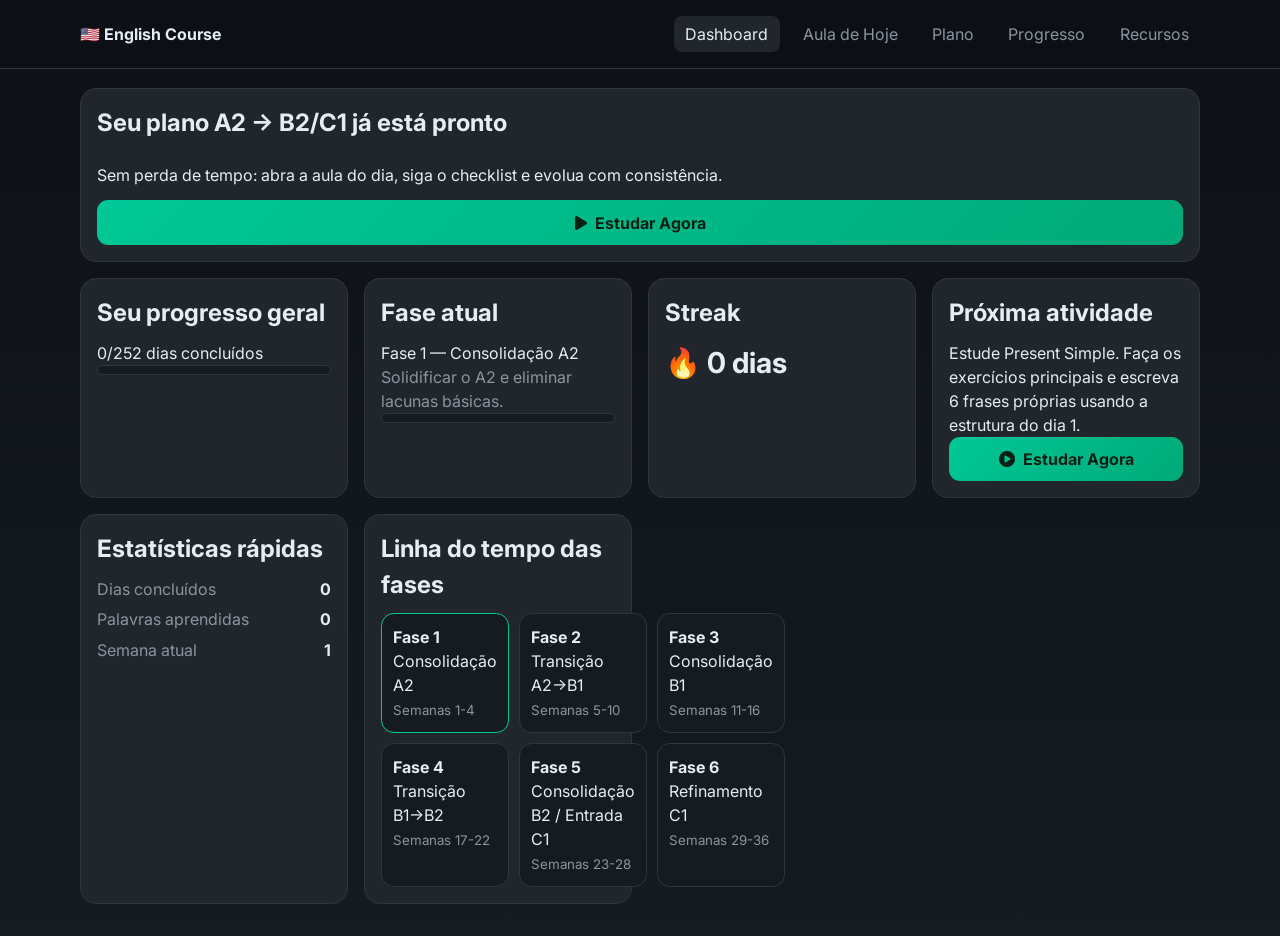
<file: index.html>
<!DOCTYPE html>
<html lang="pt-BR">
<head>
  <meta charset="UTF-8" />
  <meta name="viewport" content="width=device-width, initial-scale=1.0" />
  <title>English Course — Dashboard</title>
  <link rel="preconnect" href="https://fonts.googleapis.com">
  <link rel="preconnect" href="https://fonts.gstatic.com" crossorigin>
  <link href="https://fonts.googleapis.com/css2?family=Inter:wght@400;500;600;700&display=swap" rel="stylesheet">
  <link rel="stylesheet" href="https://cdnjs.cloudflare.com/ajax/libs/font-awesome/6.5.2/css/all.min.css" integrity="sha512-SnH5WK+bZxgPHs44uWix+LLJAJ9/2PkPKZ5QiAj6Ta86w+fsb2TkR4j8wQ+8hB8nFfA9V0H9N7M0P0iP6LJ2Ew==" crossorigin="anonymous" referrerpolicy="no-referrer" />
  <link rel="stylesheet" href="style.css" />
</head>
<body data-page="dashboard">
  <header class="topbar">
    <div class="container topbar-inner">
      <a class="logo" href="index.html">🇺🇸 English Course</a>
      <nav class="menu">
        <a class="active" href="index.html">Dashboard</a>
        <a href="hoje.html">Aula de Hoje</a>
        <a href="plano.html">Plano</a>
        <a href="progresso.html">Progresso</a>
        <a href="recursos.html">Recursos</a>
      </nav>
    </div>
  </header>

  <main class="container page">
    <section class="hero card">
      <h1>Seu plano A2 → B2/C1 já está pronto</h1>
      <p>Sem perda de tempo: abra a aula do dia, siga o checklist e evolua com consistência.</p>
      <a class="btn btn-primary" href="hoje.html"><i class="fas fa-play"></i> Estudar Agora</a>
    </section>

    <section class="grid cards-grid">
      <article class="card">
        <h2>Seu progresso geral</h2>
        <p id="progressText">0/252 dias concluídos</p>
        <div class="progress"><span id="progressBar"></span></div>
      </article>

      <article class="card">
        <h2>Fase atual</h2>
        <p id="currentPhaseName">Carregando...</p>
        <p id="currentPhaseMeta" class="muted"></p>
        <div class="progress"><span id="phaseBar"></span></div>
      </article>

      <article class="card">
        <h2>Streak</h2>
        <p class="big-number">🔥 <span id="streakValue">0</span> dias</p>
      </article>

      <article class="card">
        <h2>Próxima atividade</h2>
        <p id="nextActivity">Abra a aula de hoje para iniciar.</p>
        <a class="btn btn-primary full" href="hoje.html"><i class="fas fa-circle-play"></i> Estudar Agora</a>
      </article>

      <article class="card">
        <h2>Estatísticas rápidas</h2>
        <ul class="stats-list">
          <li><span>Dias concluídos</span> <strong id="daysDone">0</strong></li>
          <li><span>Palavras aprendidas</span> <strong id="wordsCount">0</strong></li>
          <li><span>Semana atual</span> <strong id="weekCount">1</strong></li>
        </ul>
      </article>

      <article class="card">
        <h2>Linha do tempo das fases</h2>
        <div id="timeline" class="timeline"></div>
      </article>
    </section>
  </main>

  <div id="toastContainer" class="toast-container"></div>
  <script src="app.js"></script>
</body>
</html>
</file>
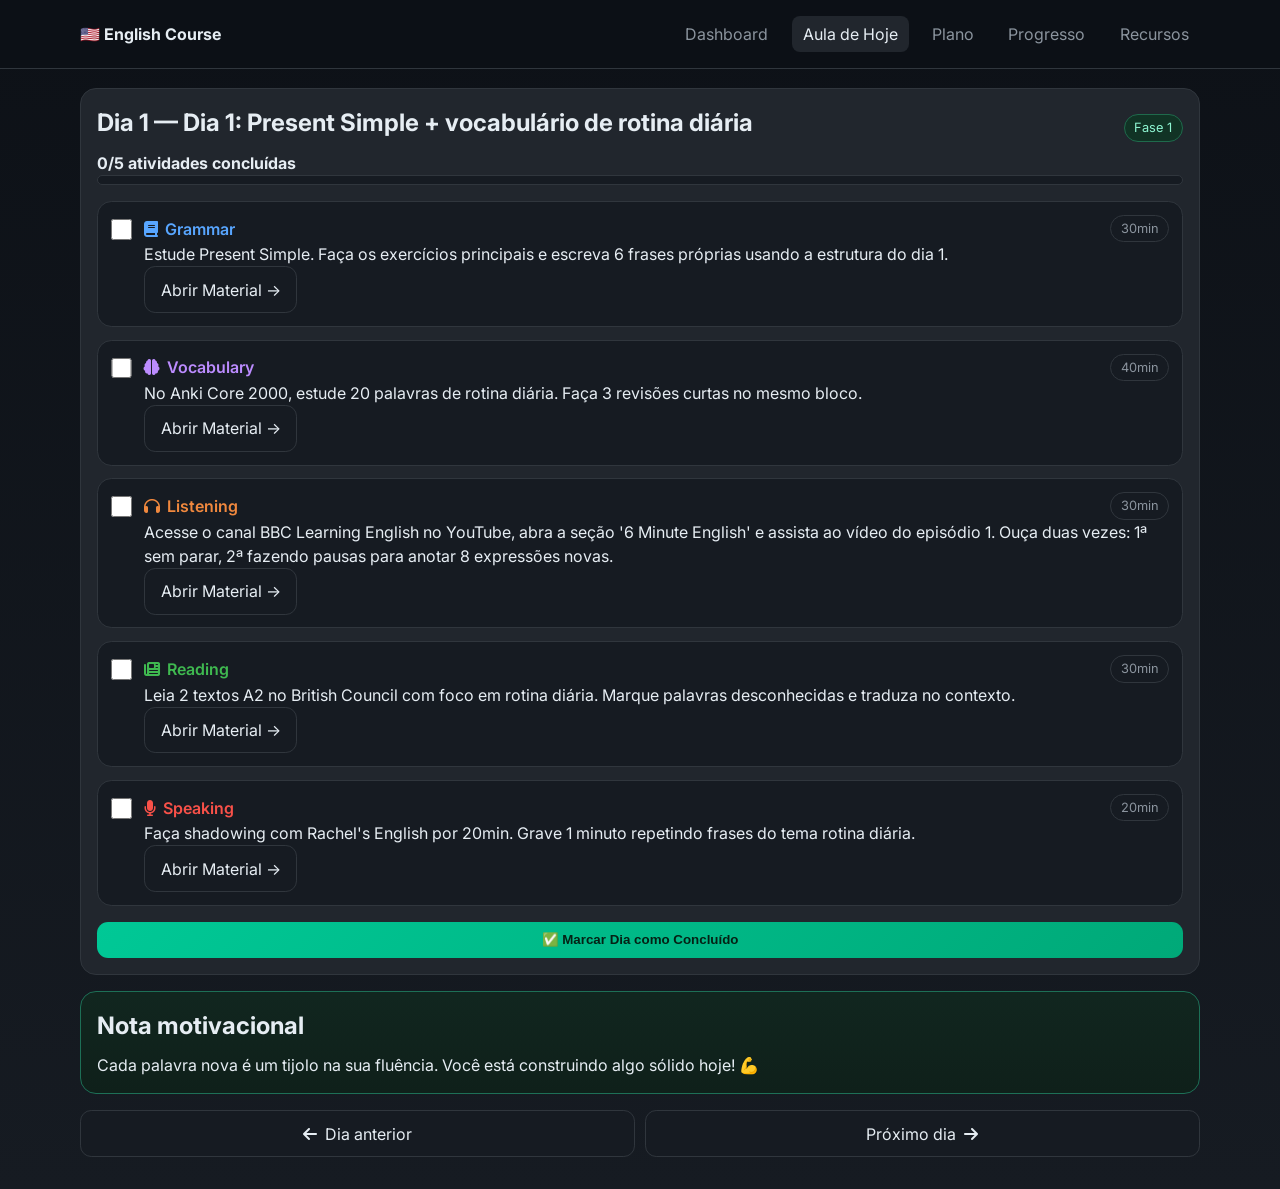
<file: hoje.html>
<!DOCTYPE html>
<html lang="pt-BR">
<head>
  <meta charset="UTF-8" />
  <meta name="viewport" content="width=device-width, initial-scale=1.0" />
  <title>English Course — Aula do Dia</title>
  <link rel="preconnect" href="https://fonts.googleapis.com">
  <link rel="preconnect" href="https://fonts.gstatic.com" crossorigin>
  <link href="https://fonts.googleapis.com/css2?family=Inter:wght@400;500;600;700&display=swap" rel="stylesheet">
  <link rel="stylesheet" href="https://cdnjs.cloudflare.com/ajax/libs/font-awesome/6.5.2/css/all.min.css" integrity="sha512-SnH5WK+bZxgPHs44uWix+LLJAJ9/2PkPKZ5QiAj6Ta86w+fsb2TkR4j8wQ+8hB8nFfA9V0H9N7M0P0iP6LJ2Ew==" crossorigin="anonymous" referrerpolicy="no-referrer" />
  <link rel="stylesheet" href="style.css" />
</head>
<body data-page="hoje">
  <header class="topbar">
    <div class="container topbar-inner">
      <a class="logo" href="index.html">🇺🇸 English Course</a>
      <nav class="menu">
        <a href="index.html">Dashboard</a>
        <a class="active" href="hoje.html">Aula de Hoje</a>
        <a href="plano.html">Plano</a>
        <a href="progresso.html">Progresso</a>
        <a href="recursos.html">Recursos</a>
      </nav>
    </div>
  </header>

  <main class="container page">
    <section class="card">
      <div class="day-header">
        <h1 id="dayTitle">Dia 1</h1>
        <span id="phaseBadge" class="badge phase">Fase 1</span>
      </div>
      <div class="progress-row">
        <p><strong id="dayProgressText">0/5 atividades concluídas</strong></p>
        <div class="progress"><span id="dayProgressBar"></span></div>
      </div>
      <div id="activities" class="activities"></div>
      <button id="markDayDone" class="btn btn-primary full" type="button">✅ Marcar Dia como Concluído</button>
    </section>

    <section class="card motivational" id="motivationCard"></section>

    <section class="day-nav">
      <a id="prevDay" class="btn" href="#"><i class="fas fa-arrow-left"></i> Dia anterior</a>
      <a id="nextDay" class="btn" href="#">Próximo dia <i class="fas fa-arrow-right"></i></a>
    </section>
  </main>

  <div id="toastContainer" class="toast-container"></div>
  <script src="app.js"></script>
</body>
</html>
</file>
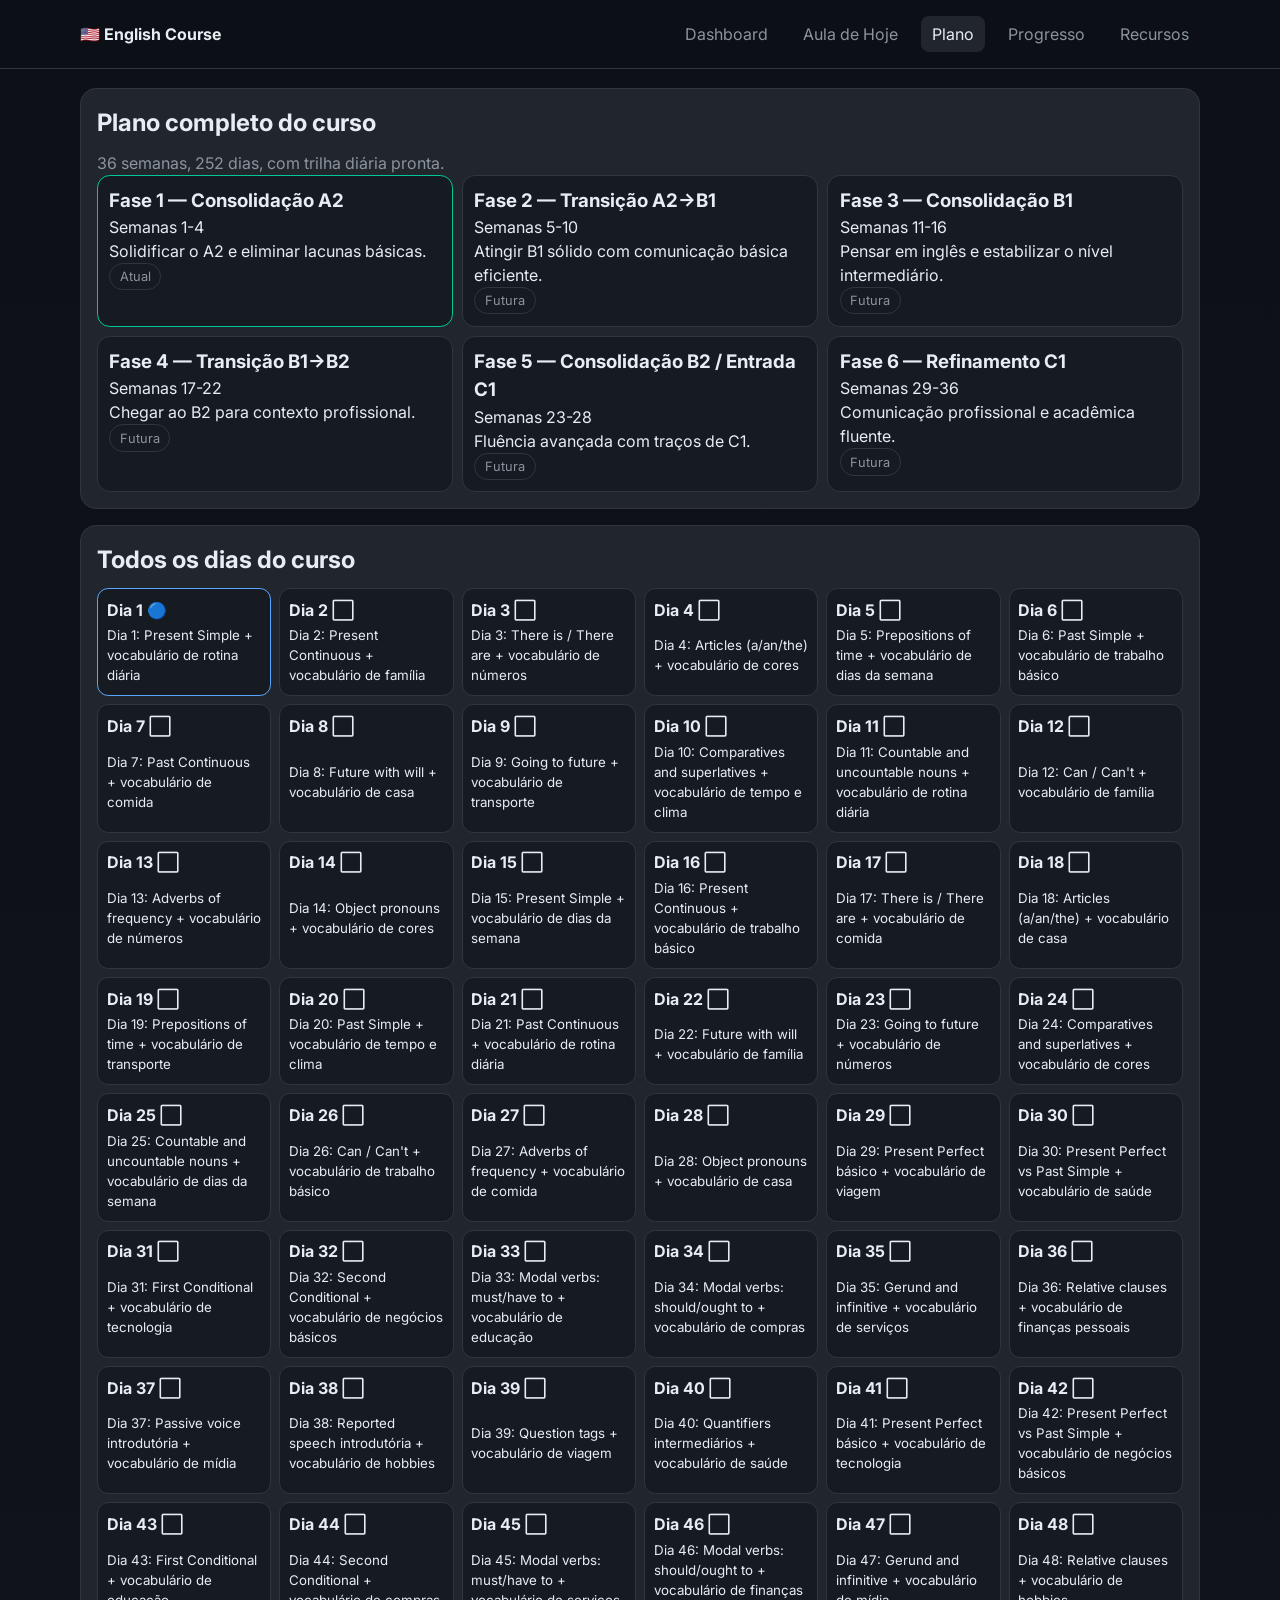
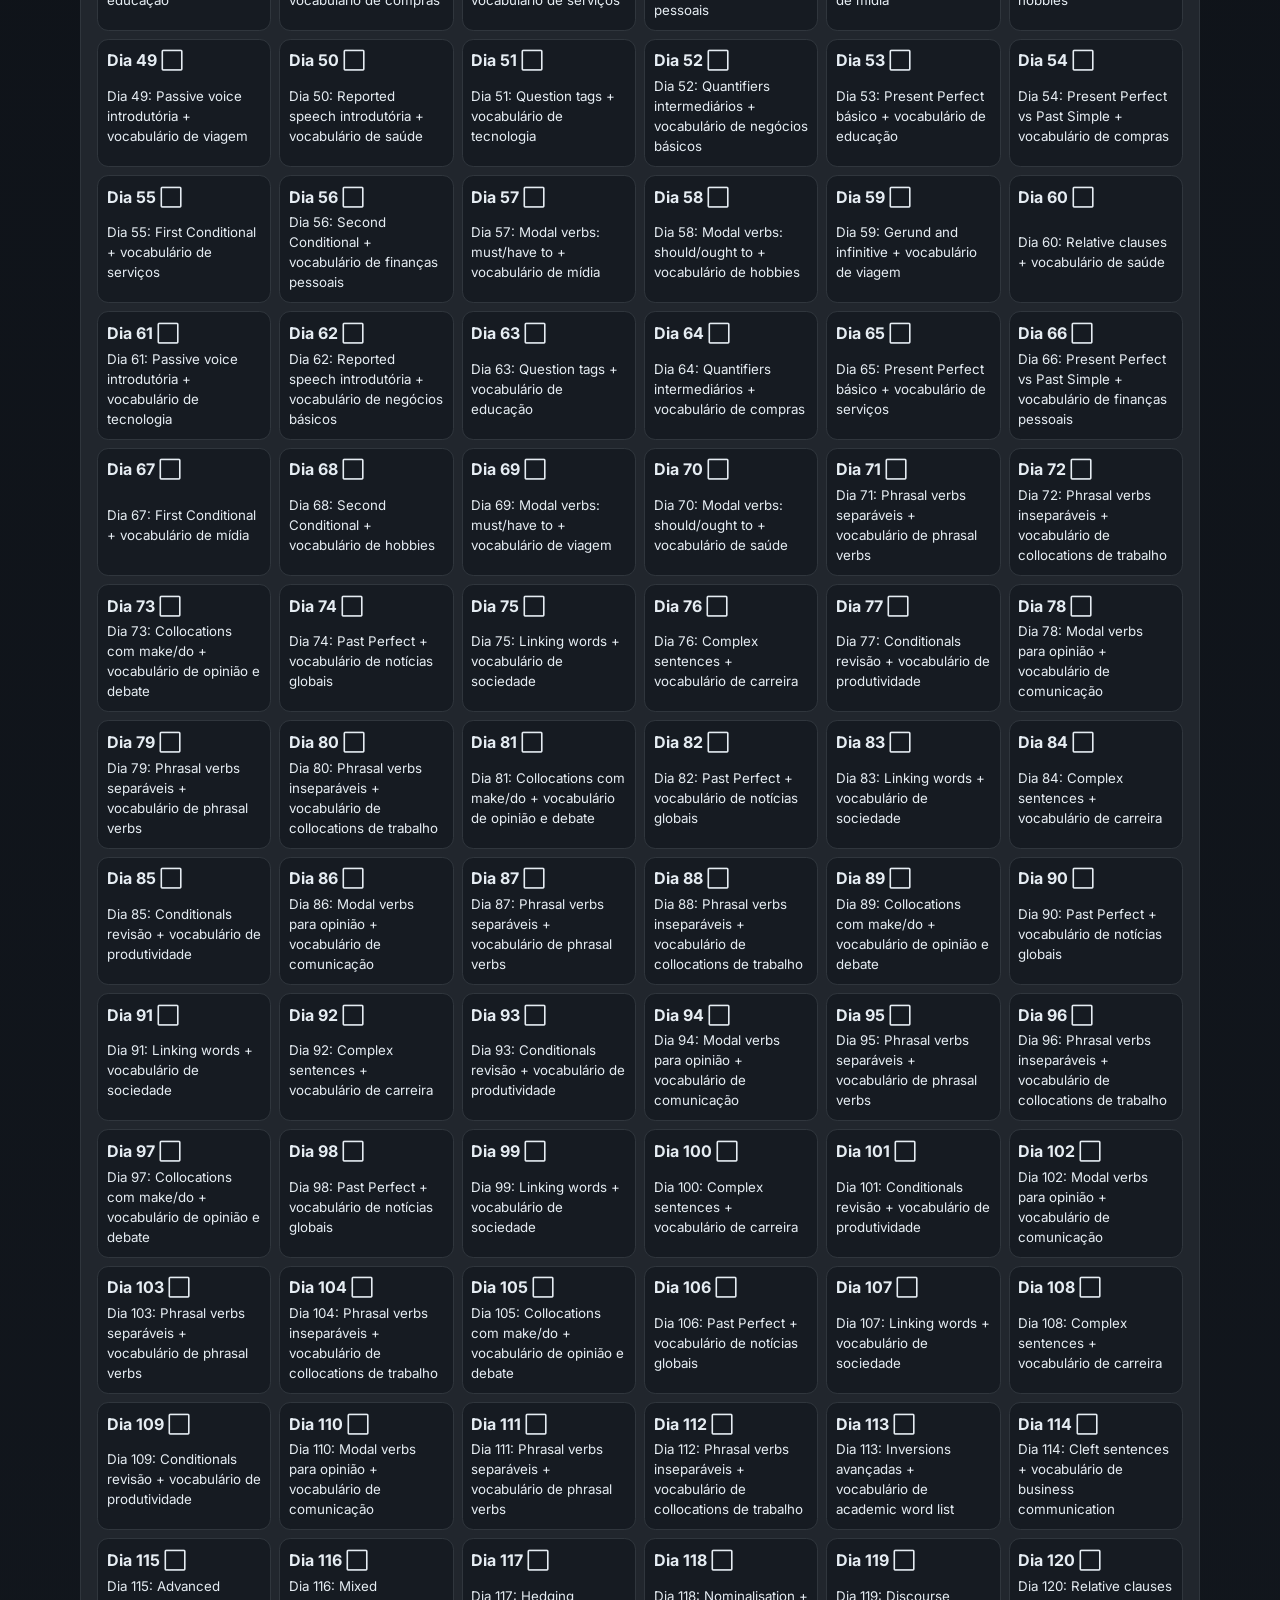
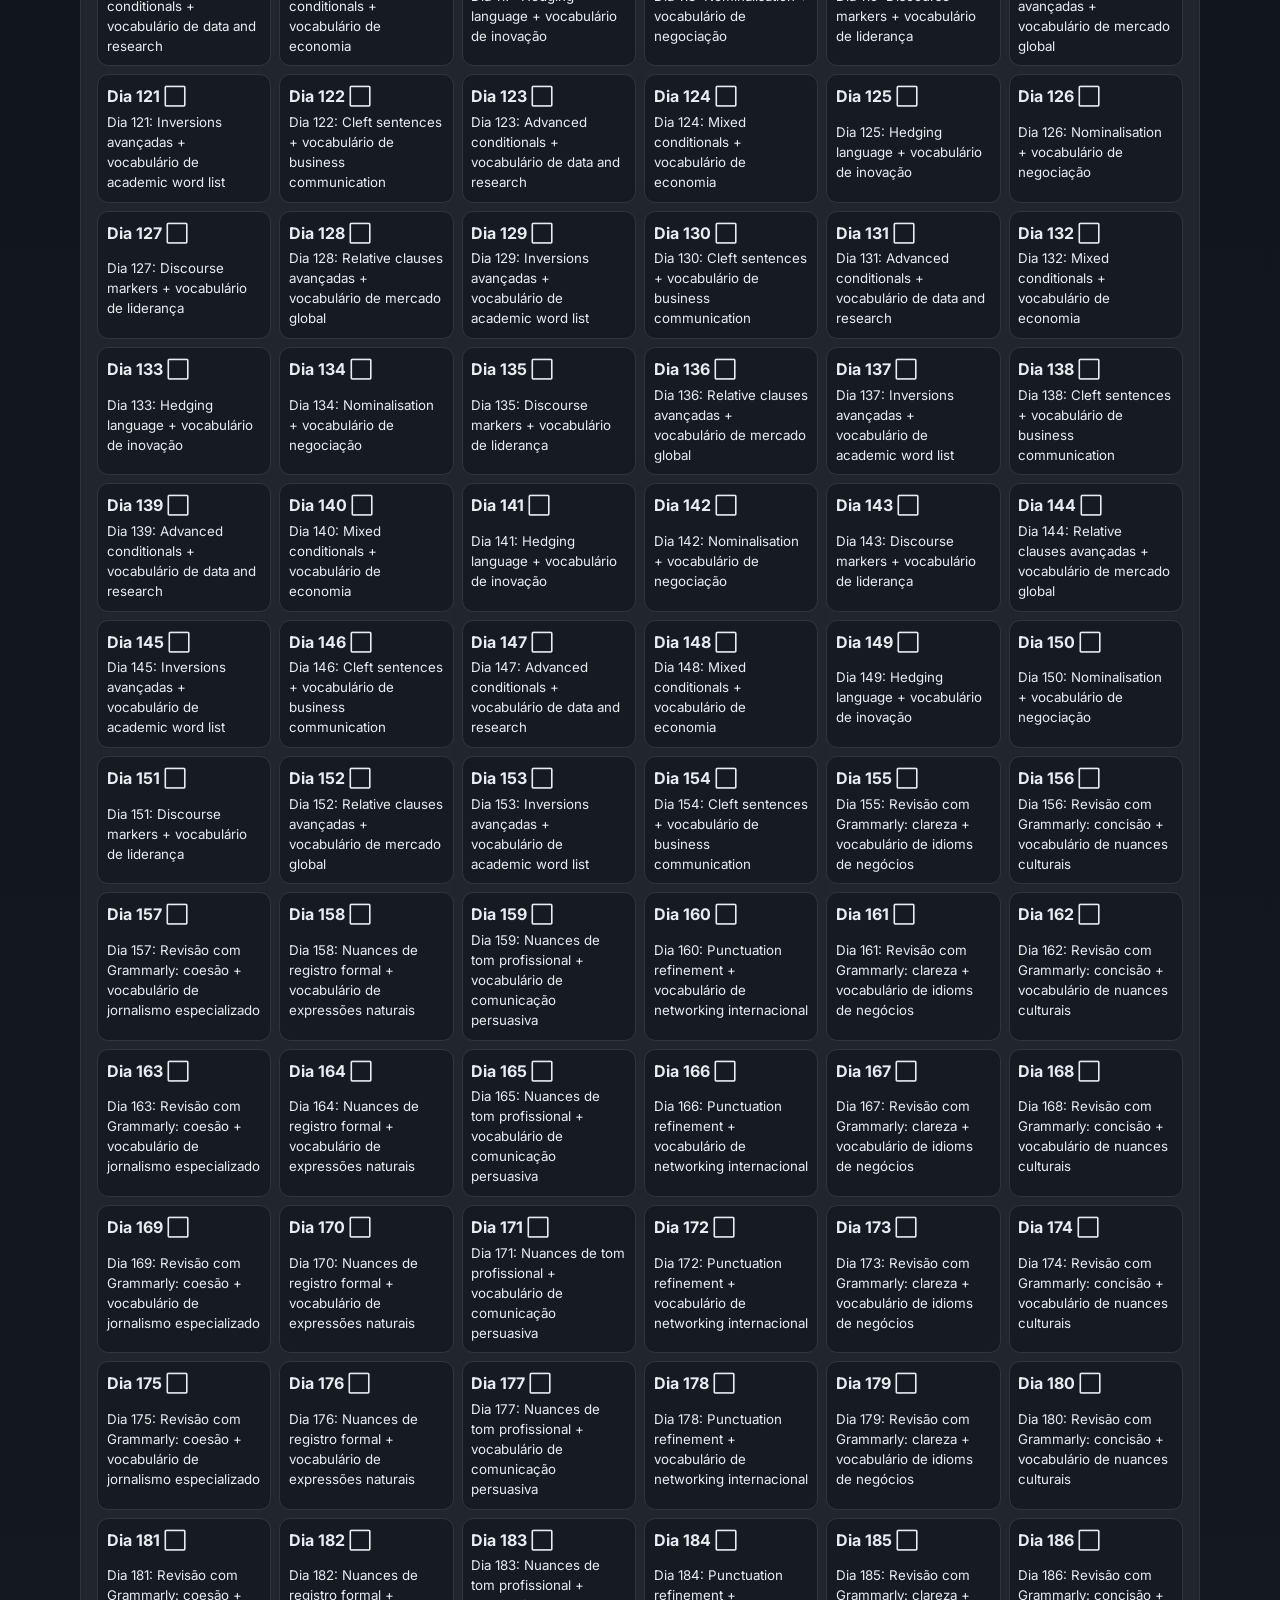
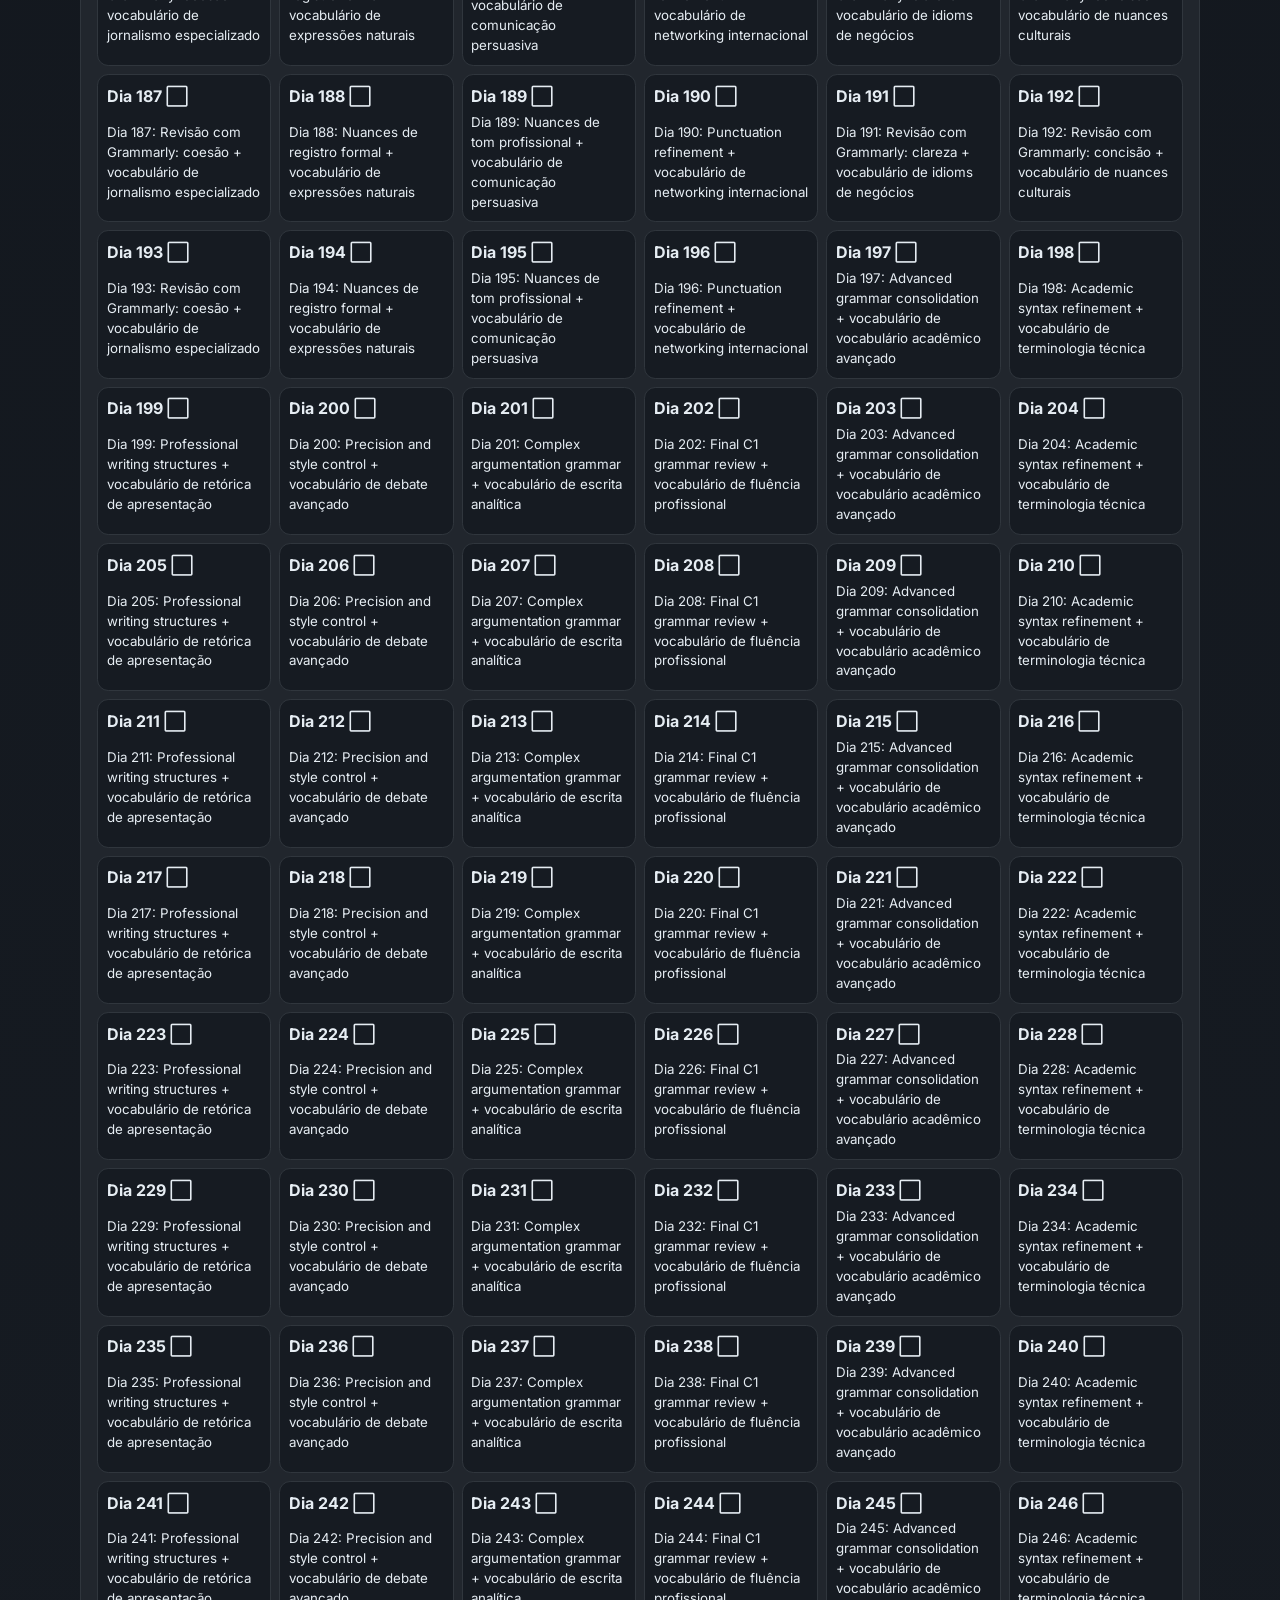
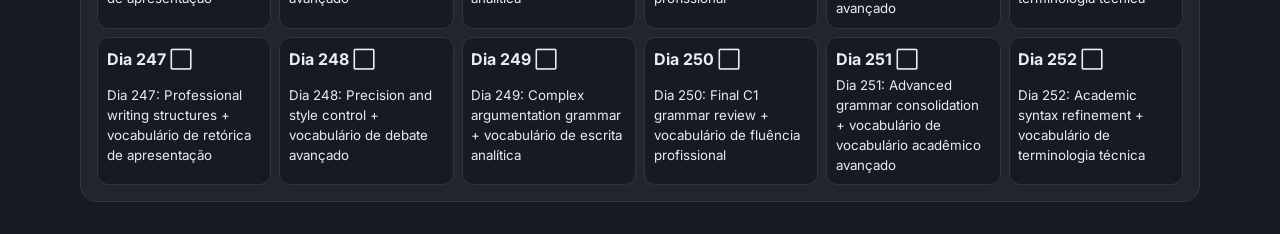
<file: plano.html>
<!DOCTYPE html>
<html lang="pt-BR">
<head>
  <meta charset="UTF-8" />
  <meta name="viewport" content="width=device-width, initial-scale=1.0" />
  <title>English Course — Plano Completo</title>
  <link rel="preconnect" href="https://fonts.googleapis.com">
  <link rel="preconnect" href="https://fonts.gstatic.com" crossorigin>
  <link href="https://fonts.googleapis.com/css2?family=Inter:wght@400;500;600;700&display=swap" rel="stylesheet">
  <link rel="stylesheet" href="https://cdnjs.cloudflare.com/ajax/libs/font-awesome/6.5.2/css/all.min.css" integrity="sha512-SnH5WK+bZxgPHs44uWix+LLJAJ9/2PkPKZ5QiAj6Ta86w+fsb2TkR4j8wQ+8hB8nFfA9V0H9N7M0P0iP6LJ2Ew==" crossorigin="anonymous" referrerpolicy="no-referrer" />
  <link rel="stylesheet" href="style.css" />
</head>
<body data-page="plano">
  <header class="topbar">
    <div class="container topbar-inner">
      <a class="logo" href="index.html">🇺🇸 English Course</a>
      <nav class="menu">
        <a href="index.html">Dashboard</a>
        <a href="hoje.html">Aula de Hoje</a>
        <a class="active" href="plano.html">Plano</a>
        <a href="progresso.html">Progresso</a>
        <a href="recursos.html">Recursos</a>
      </nav>
    </div>
  </header>

  <main class="container page">
    <section class="card">
      <h1>Plano completo do curso</h1>
      <p class="muted">36 semanas, 252 dias, com trilha diária pronta.</p>
      <div id="phaseTimeline" class="phase-timeline"></div>
    </section>

    <section class="card">
      <h2>Todos os dias do curso</h2>
      <div id="daysGrid" class="days-grid"></div>
    </section>
  </main>

  <div id="toastContainer" class="toast-container"></div>
  <script src="app.js"></script>
</body>
</html>
</file>
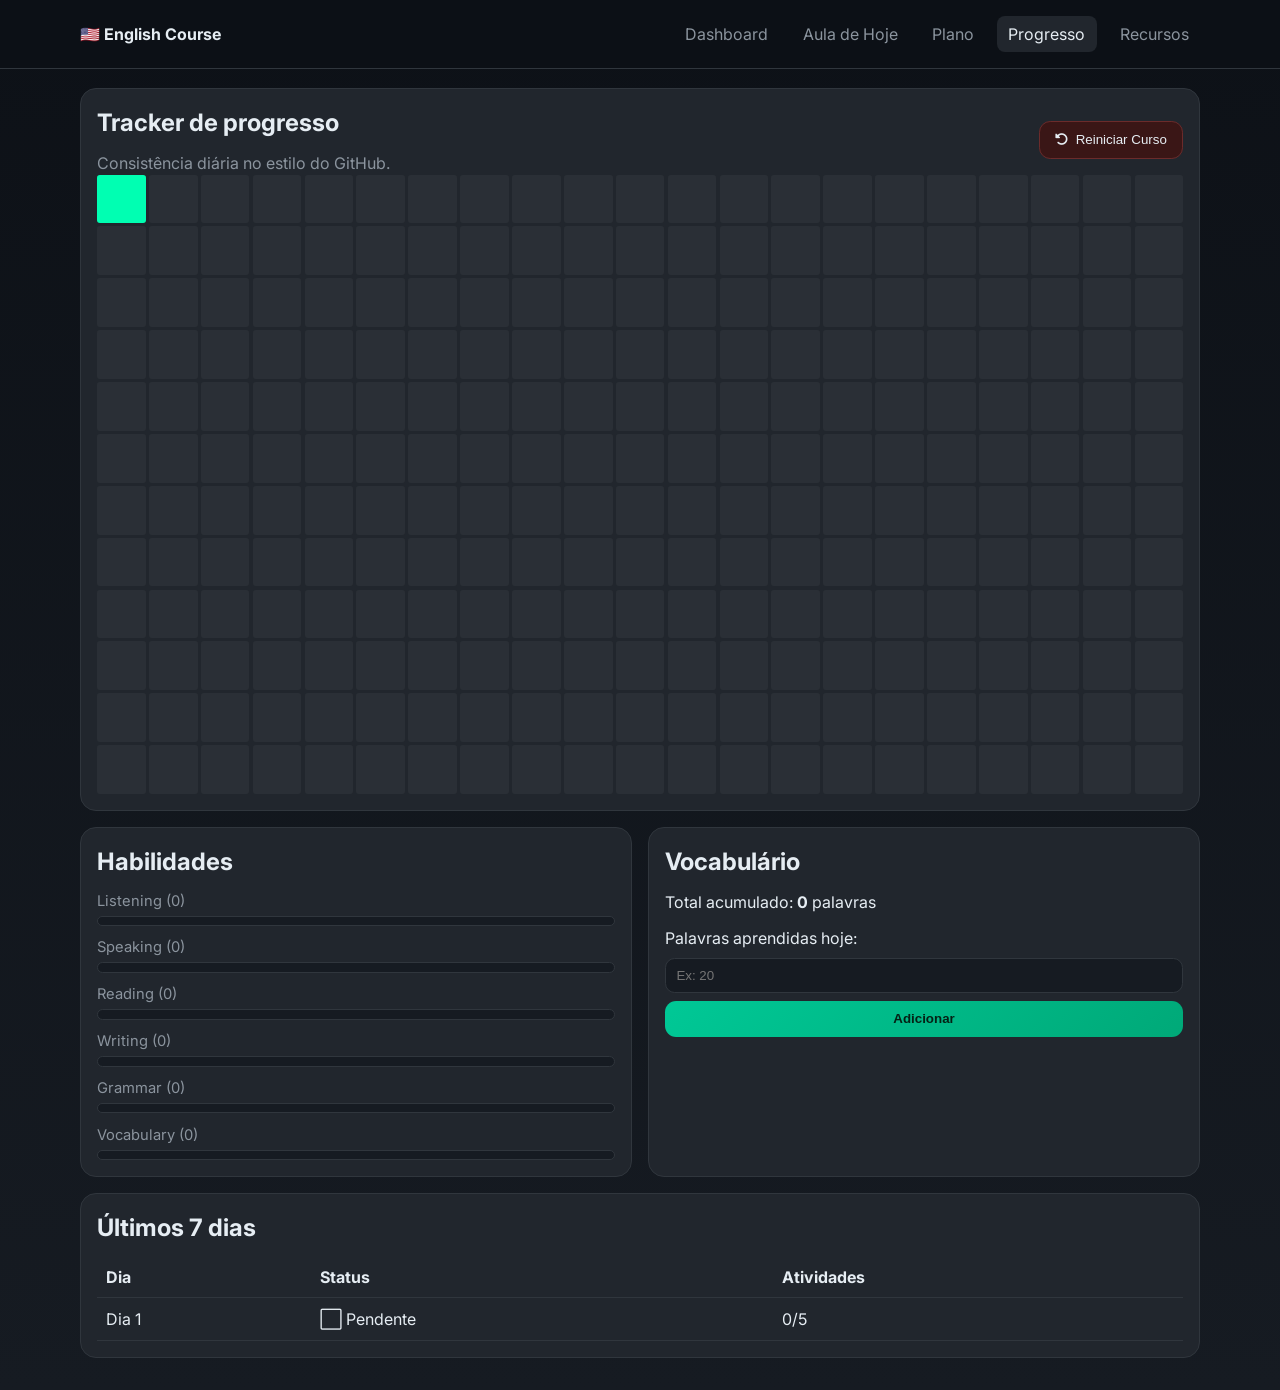
<file: progresso.html>
<!DOCTYPE html>
<html lang="pt-BR">
<head>
  <meta charset="UTF-8" />
  <meta name="viewport" content="width=device-width, initial-scale=1.0" />
  <title>English Course — Progresso</title>
  <link rel="preconnect" href="https://fonts.googleapis.com">
  <link rel="preconnect" href="https://fonts.gstatic.com" crossorigin>
  <link href="https://fonts.googleapis.com/css2?family=Inter:wght@400;500;600;700&display=swap" rel="stylesheet">
  <link rel="stylesheet" href="https://cdnjs.cloudflare.com/ajax/libs/font-awesome/6.5.2/css/all.min.css" integrity="sha512-SnH5WK+bZxgPHs44uWix+LLJAJ9/2PkPKZ5QiAj6Ta86w+fsb2TkR4j8wQ+8hB8nFfA9V0H9N7M0P0iP6LJ2Ew==" crossorigin="anonymous" referrerpolicy="no-referrer" />
  <link rel="stylesheet" href="style.css" />
</head>
<body data-page="progresso">
  <header class="topbar">
    <div class="container topbar-inner">
      <a class="logo" href="index.html">🇺🇸 English Course</a>
      <nav class="menu">
        <a href="index.html">Dashboard</a>
        <a href="hoje.html">Aula de Hoje</a>
        <a href="plano.html">Plano</a>
        <a class="active" href="progresso.html">Progresso</a>
        <a href="recursos.html">Recursos</a>
      </nav>
    </div>
  </header>

  <main class="container page">
    <section class="card">
      <div class="space-between">
        <div>
          <h1>Tracker de progresso</h1>
          <p class="muted">Consistência diária no estilo do GitHub.</p>
        </div>
        <button id="resetCourse" class="btn danger" type="button"><i class="fas fa-rotate-left"></i> Reiniciar Curso</button>
      </div>
      <div id="contribGrid" class="contrib-grid"></div>
    </section>

    <section class="grid two-col">
      <article class="card">
        <h2>Habilidades</h2>
        <div id="skillsBars" class="skills-bars"></div>
      </article>

      <article class="card">
        <h2>Vocabulário</h2>
        <p>Total acumulado: <strong id="wordsTotal">0</strong> palavras</p>
        <form id="wordsForm" class="inline-form">
          <label for="wordsInput">Palavras aprendidas hoje:</label>
          <input id="wordsInput" type="number" min="0" step="1" placeholder="Ex: 20" required />
          <button class="btn btn-primary" type="submit">Adicionar</button>
        </form>
      </article>
    </section>

    <section class="card">
      <h2>Últimos 7 dias</h2>
      <div class="table-wrapper">
        <table>
          <thead>
            <tr>
              <th>Dia</th>
              <th>Status</th>
              <th>Atividades</th>
            </tr>
          </thead>
          <tbody id="last7Table"></tbody>
        </table>
      </div>
    </section>
  </main>

  <div id="toastContainer" class="toast-container"></div>
  <script src="app.js"></script>
</body>
</html>
</file>
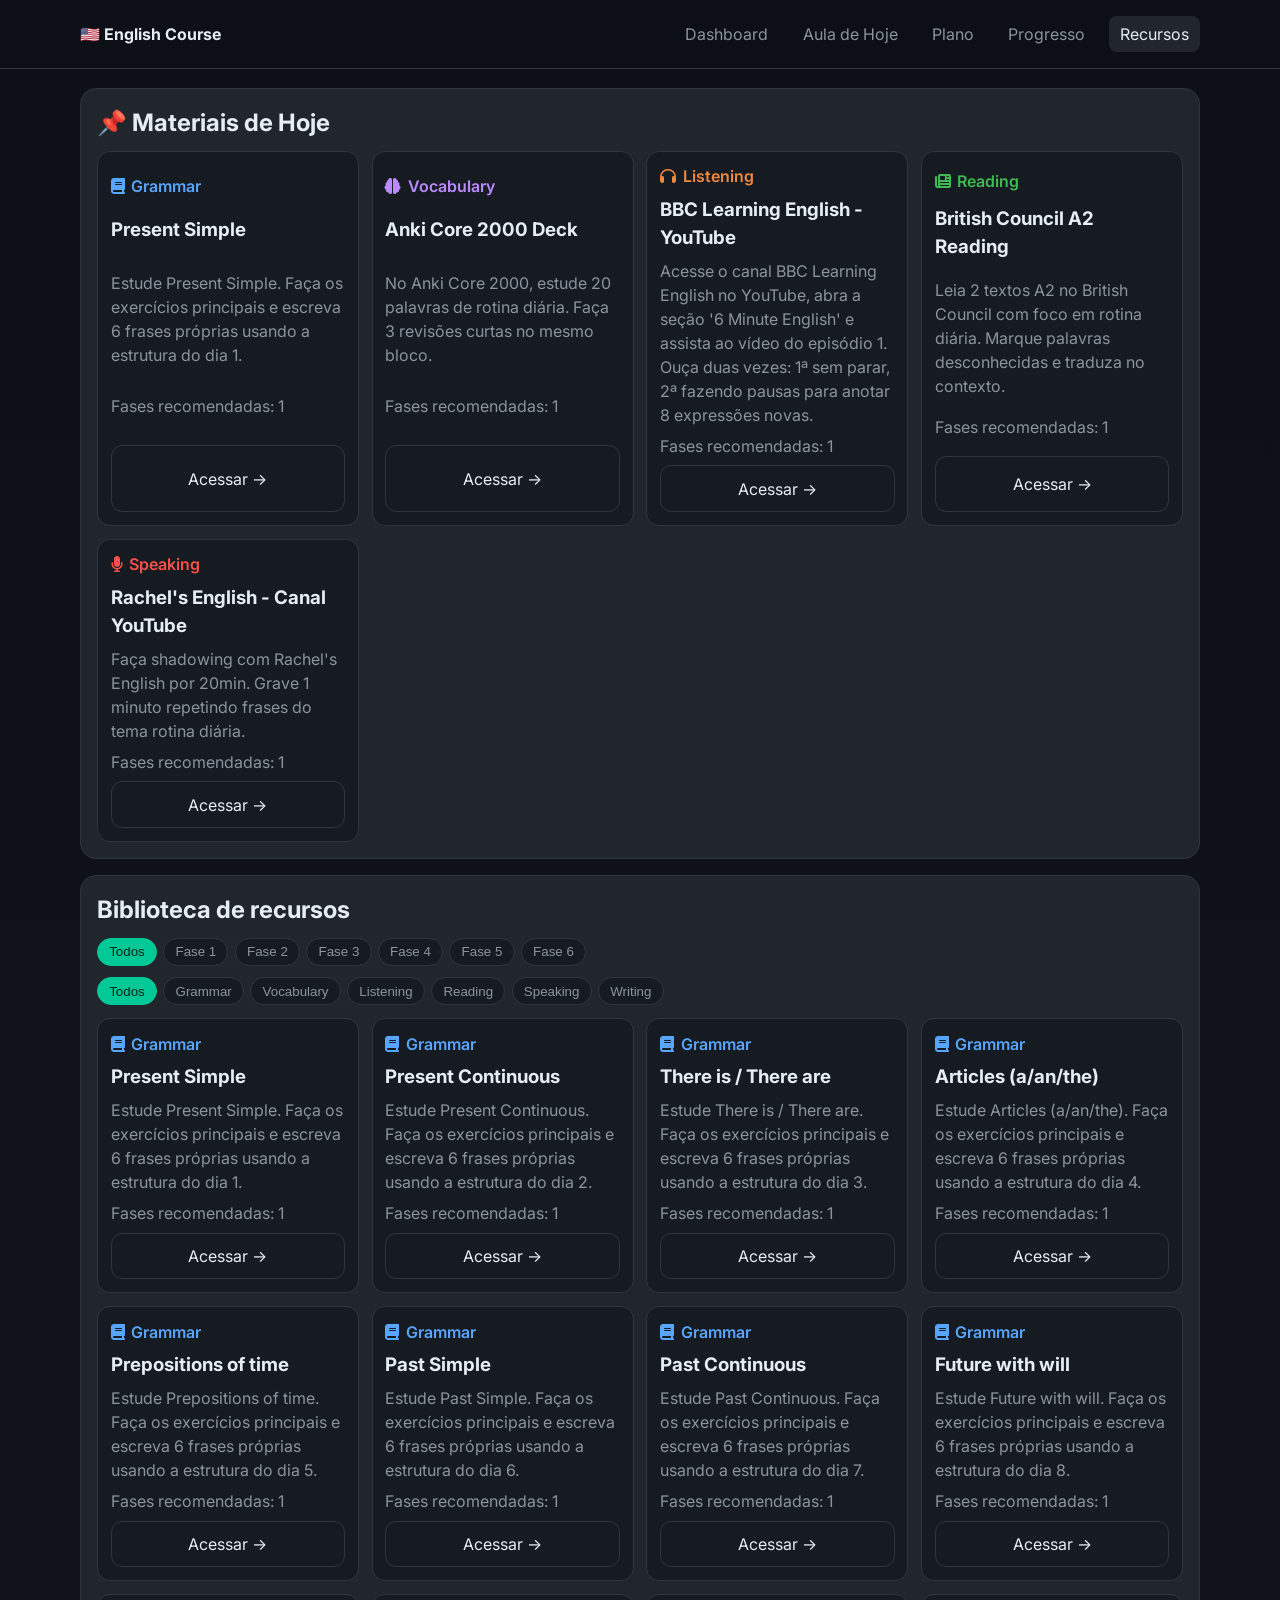
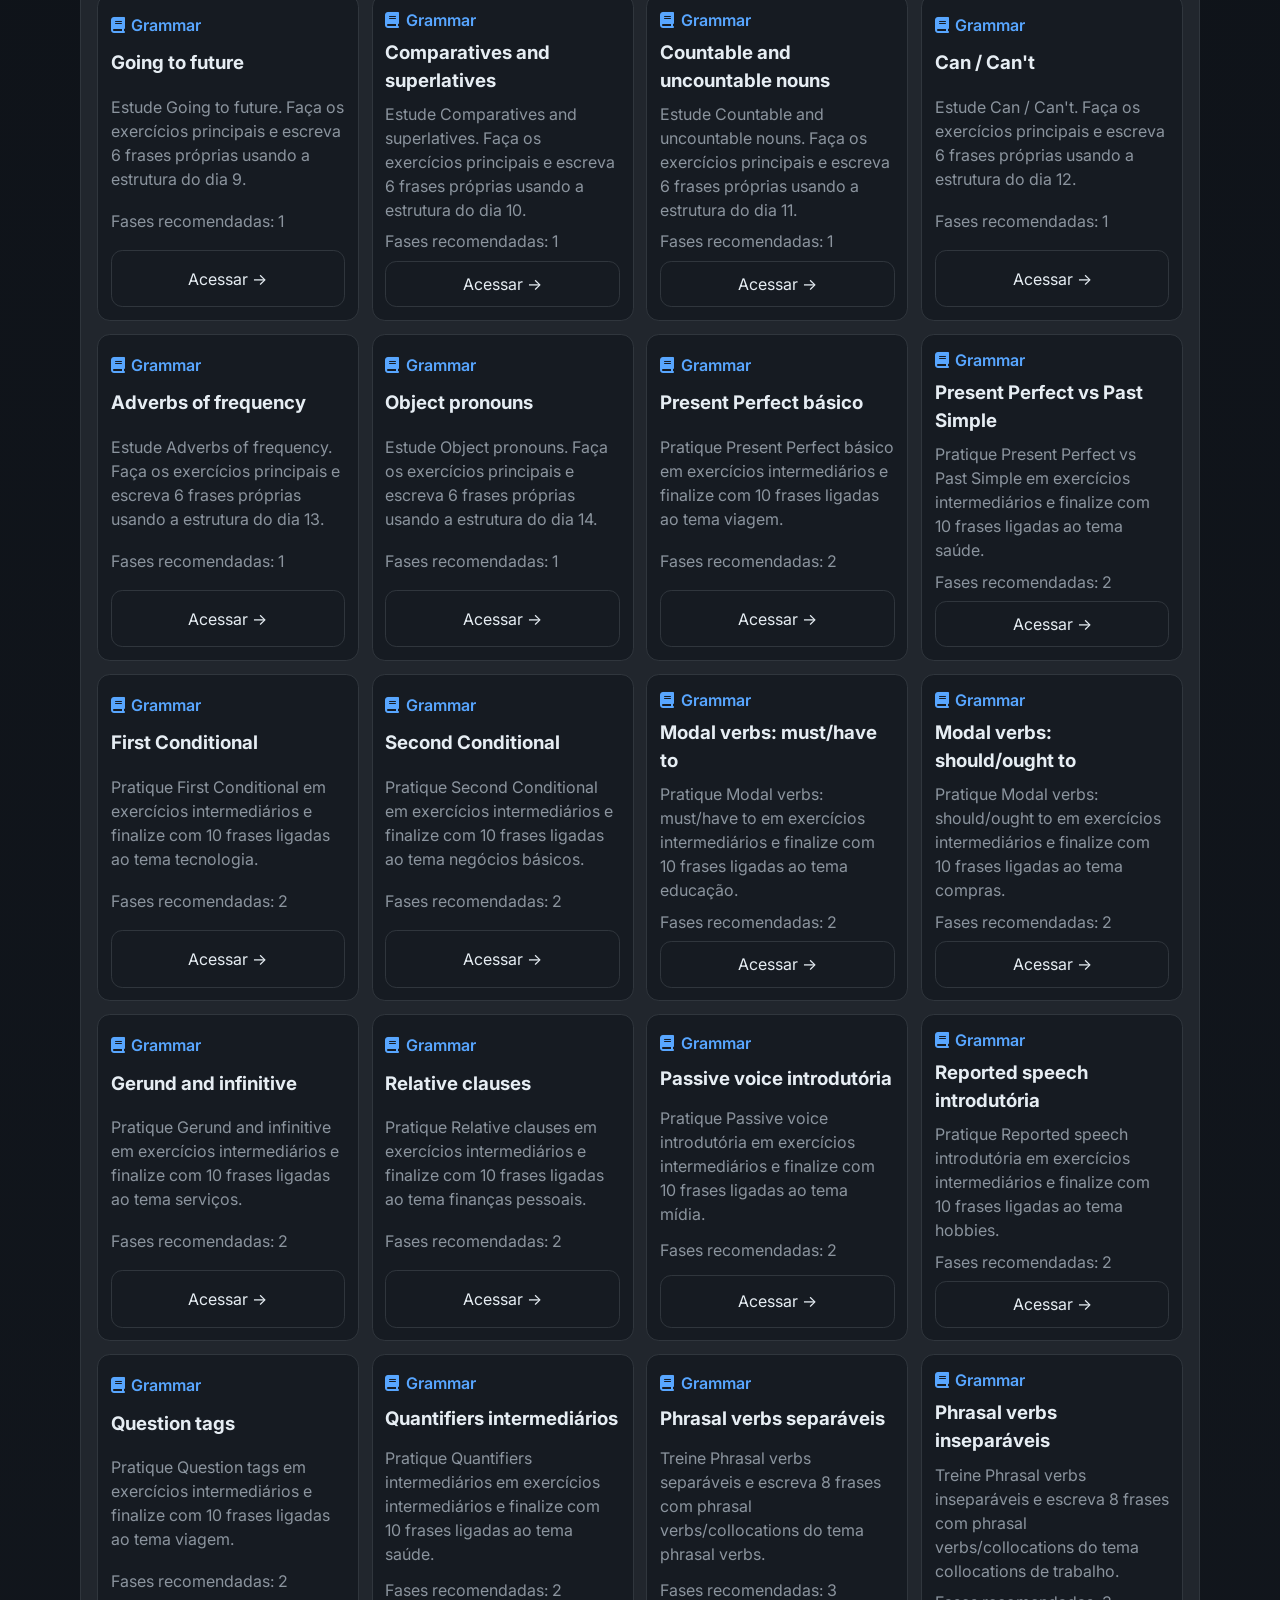
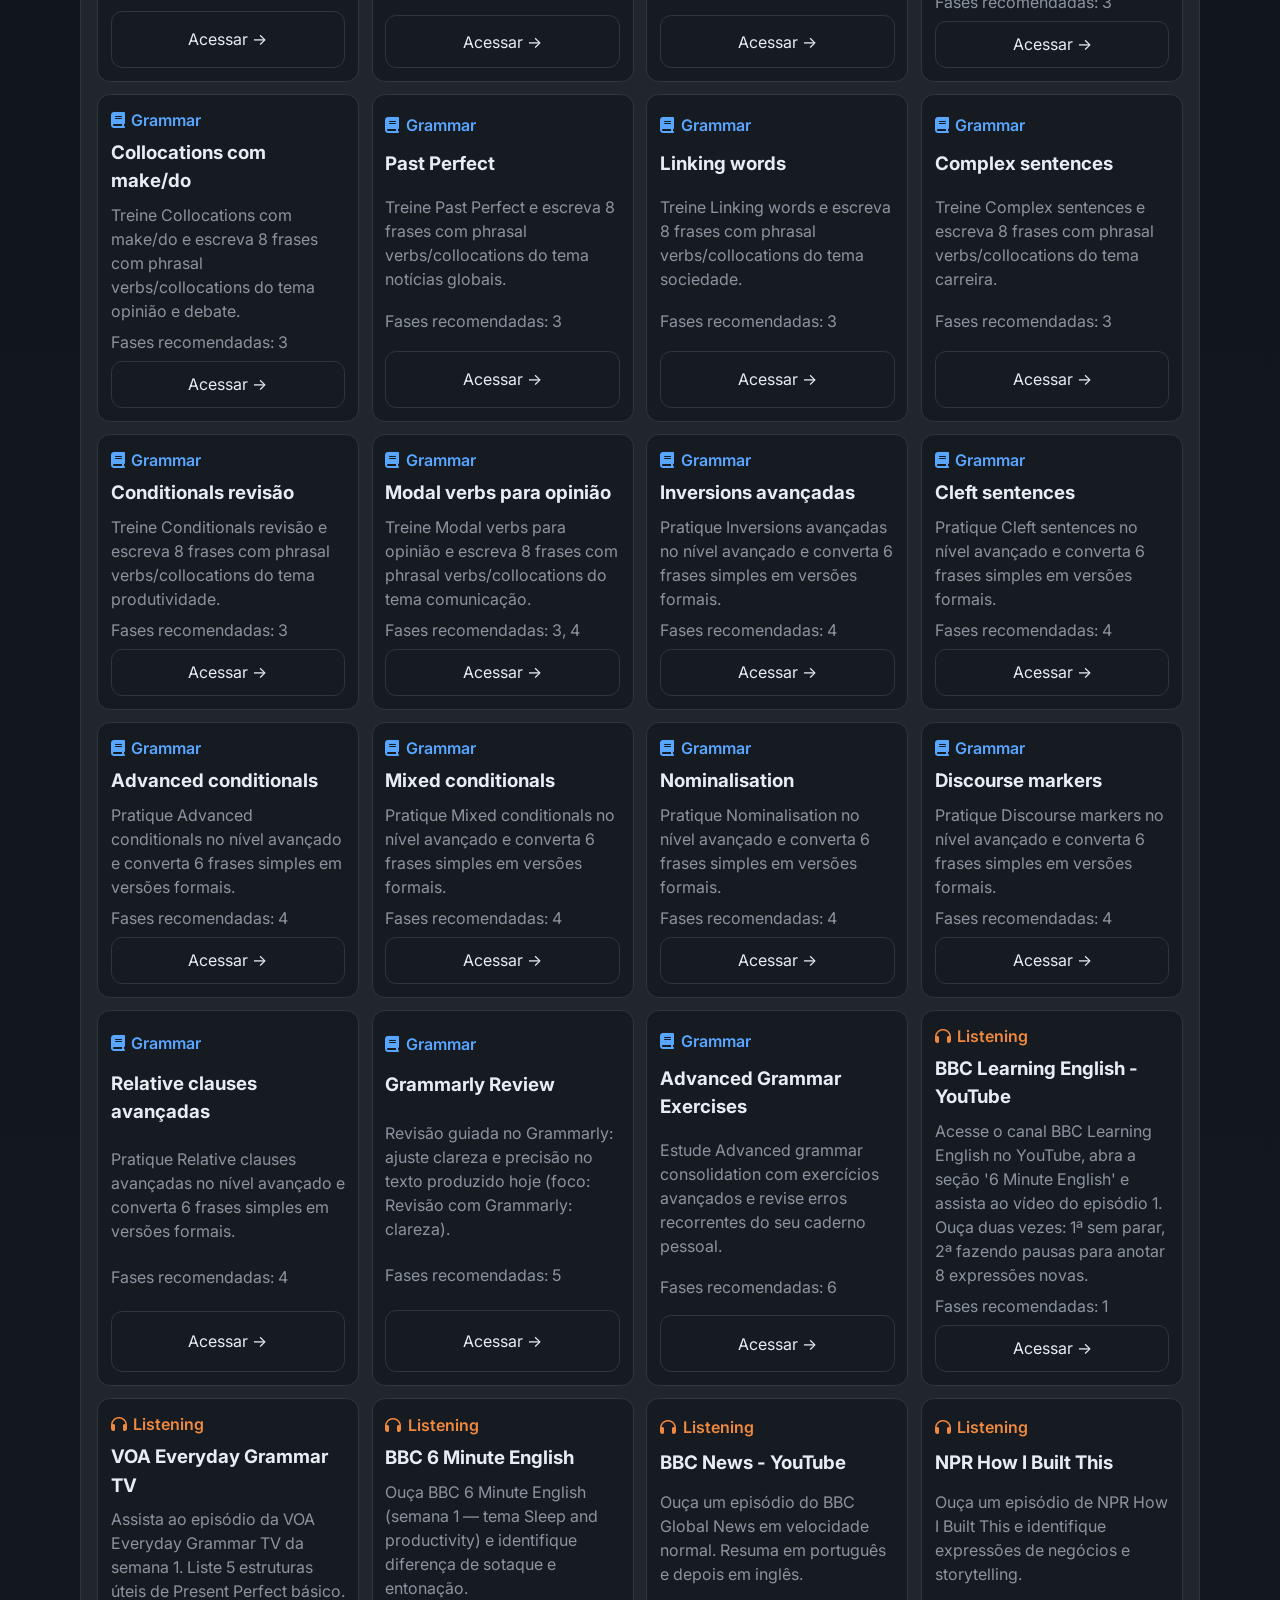
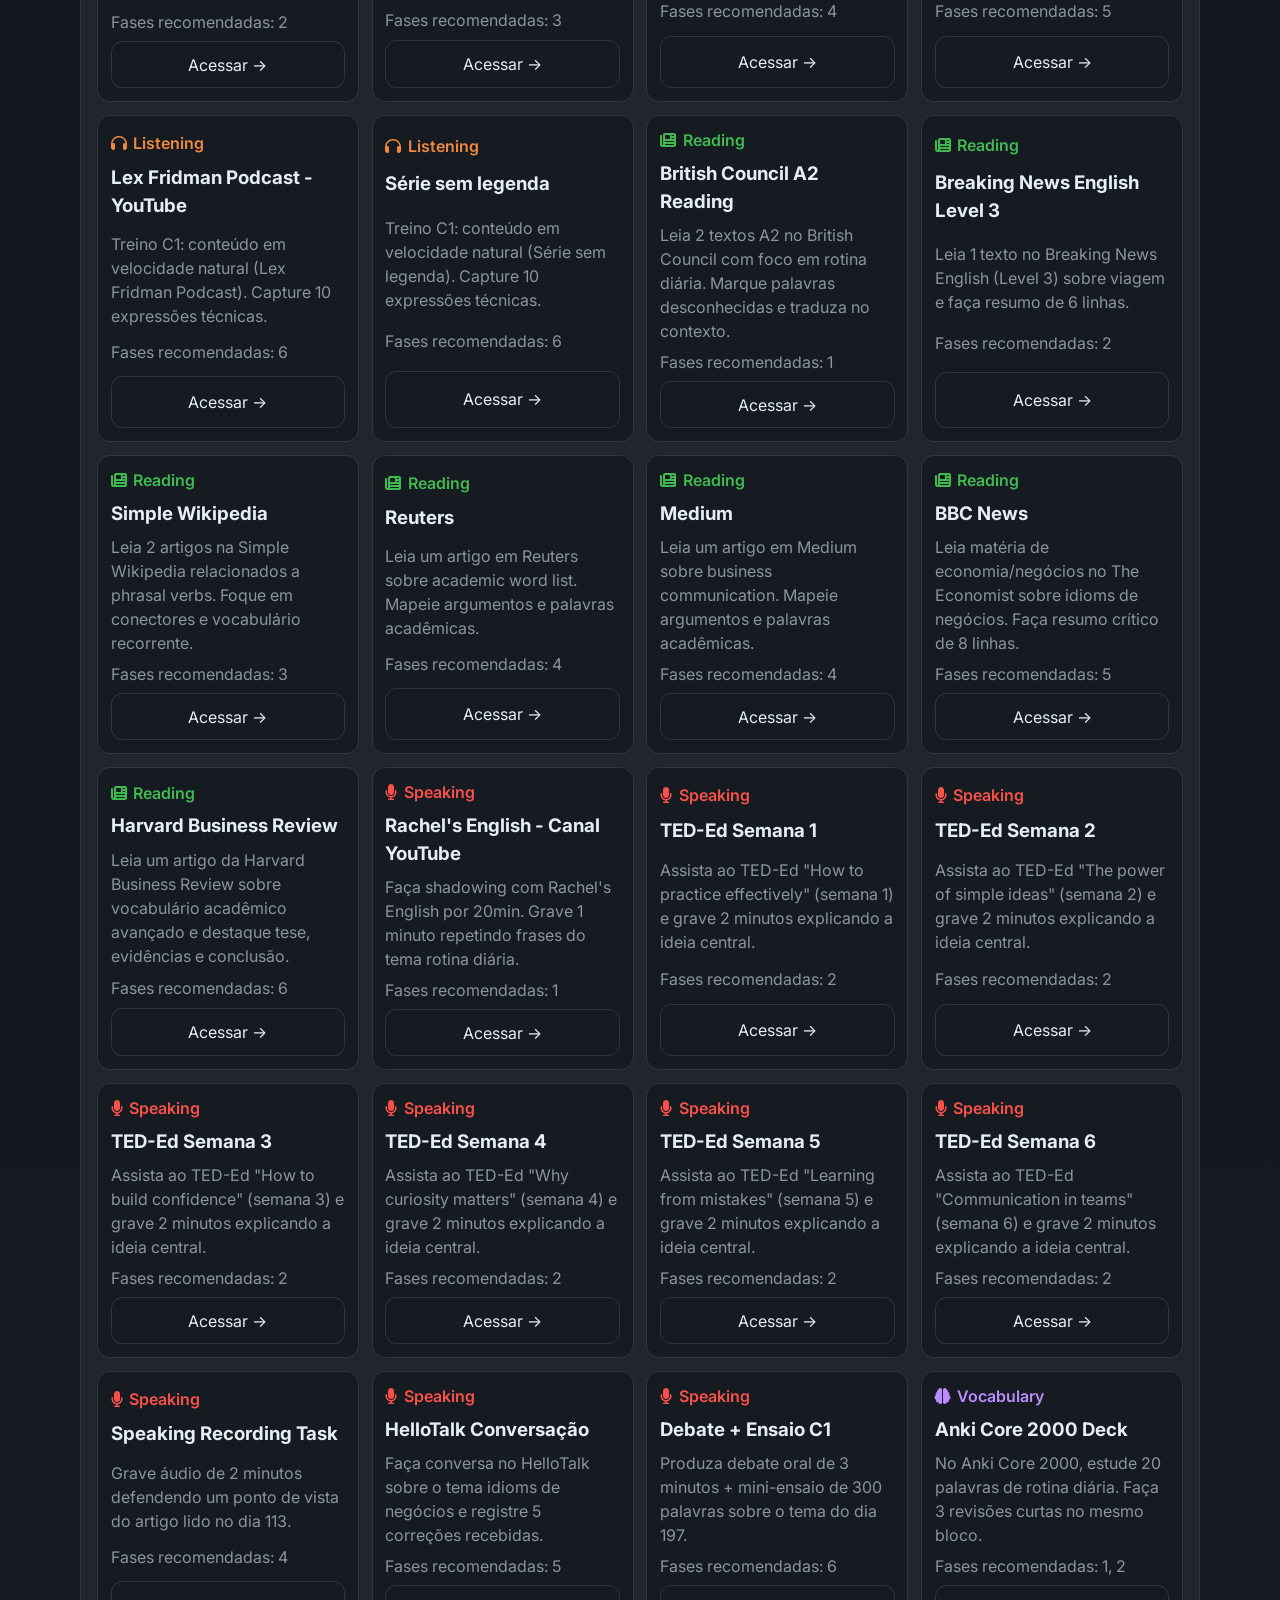
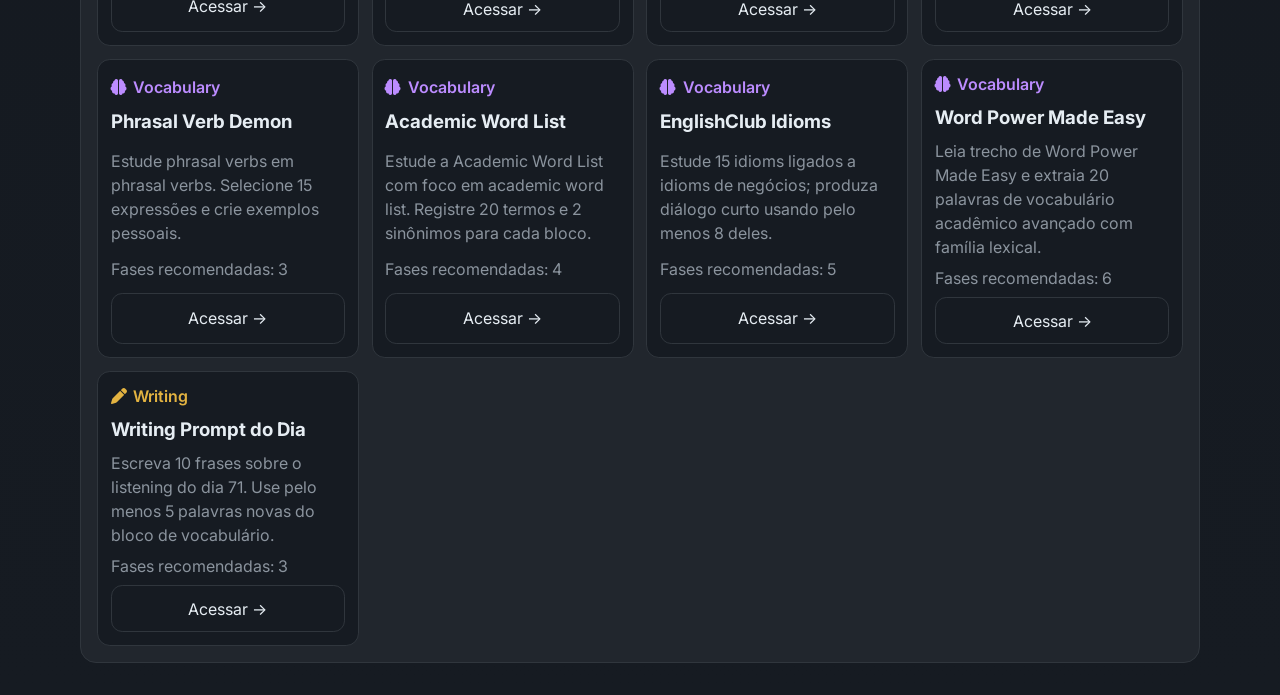
<file: recursos.html>
<!DOCTYPE html>
<html lang="pt-BR">
<head>
  <meta charset="UTF-8" />
  <meta name="viewport" content="width=device-width, initial-scale=1.0" />
  <title>English Course — Recursos</title>
  <link rel="preconnect" href="https://fonts.googleapis.com">
  <link rel="preconnect" href="https://fonts.gstatic.com" crossorigin>
  <link href="https://fonts.googleapis.com/css2?family=Inter:wght@400;500;600;700&display=swap" rel="stylesheet">
  <link rel="stylesheet" href="https://cdnjs.cloudflare.com/ajax/libs/font-awesome/6.5.2/css/all.min.css" integrity="sha512-SnH5WK+bZxgPHs44uWix+LLJAJ9/2PkPKZ5QiAj6Ta86w+fsb2TkR4j8wQ+8hB8nFfA9V0H9N7M0P0iP6LJ2Ew==" crossorigin="anonymous" referrerpolicy="no-referrer" />
  <link rel="stylesheet" href="style.css" />
</head>
<body data-page="recursos">
  <header class="topbar">
    <div class="container topbar-inner">
      <a class="logo" href="index.html">🇺🇸 English Course</a>
      <nav class="menu">
        <a href="index.html">Dashboard</a>
        <a href="hoje.html">Aula de Hoje</a>
        <a href="plano.html">Plano</a>
        <a href="progresso.html">Progresso</a>
        <a class="active" href="recursos.html">Recursos</a>
      </nav>
    </div>
  </header>

  <main class="container page">
    <section class="card">
      <h1>📌 Materiais de Hoje</h1>
      <div id="todayResources" class="resources-grid"></div>
    </section>

    <section class="card">
      <h2>Biblioteca de recursos</h2>
      <div class="filters">
        <div id="phaseFilters" class="chips"></div>
        <div id="typeFilters" class="chips"></div>
      </div>
      <div id="resourcesList" class="resources-grid"></div>
    </section>
  </main>

  <div id="toastContainer" class="toast-container"></div>
  <script src="app.js"></script>
</body>
</html>
</file>
<file: style.css>
:root {
  --bg-primary: #0d1117;
  --bg-secondary: #161b22;
  --bg-card: #21262d;
  --accent: #00c896;
  --accent-hover: #00e6ad;
  --text-primary: #e6edf3;
  --text-secondary: #8b949e;
  --border: #30363d;
  --grammar: #58a6ff;
  --vocabulary: #bc8cff;
  --listening: #f0883e;
  --reading: #3fb950;
  --speaking: #f85149;
  --writing: #e3b341;
}

* { box-sizing: border-box; margin: 0; padding: 0; }
html, body { min-height: 100%; }
body {
  background: linear-gradient(180deg, var(--bg-primary), var(--bg-secondary));
  color: var(--text-primary);
  font-family: 'Inter', sans-serif;
  line-height: 1.5;
}

a { color: inherit; text-decoration: none; }

.container {
  width: min(1120px, 92vw);
  margin: 0 auto;
}

.topbar {
  position: fixed;
  top: 0;
  width: 100%;
  z-index: 20;
  border-bottom: 1px solid var(--border);
  background: rgba(13, 17, 23, 0.9);
  backdrop-filter: blur(10px);
}

.topbar-inner {
  min-height: 68px;
  display: flex;
  align-items: center;
  justify-content: space-between;
  gap: 1rem;
}

.logo { font-weight: 700; }
.menu { display: flex; flex-wrap: wrap; gap: 0.75rem; }
.menu a {
  color: var(--text-secondary);
  padding: 0.4rem 0.7rem;
  border-radius: 0.5rem;
  transition: 0.2s;
}
.menu a:hover,
.menu a.active { color: var(--text-primary); background: var(--bg-card); }

.page {
  margin-top: 88px;
  padding-bottom: 2rem;
  display: grid;
  gap: 1rem;
}

.card {
  background: var(--bg-card);
  border: 1px solid var(--border);
  border-radius: 1rem;
  padding: 1rem;
  transition: transform 0.2s, border-color 0.2s;
}
.card:hover { transform: translateY(-2px); border-color: #3f4850; }

h1, h2 { margin-bottom: 0.6rem; }
.muted { color: var(--text-secondary); }
.big-number { font-size: 1.8rem; font-weight: 700; }

.grid { display: grid; gap: 1rem; }
.cards-grid { grid-template-columns: repeat(auto-fit, minmax(230px, 1fr)); }
.two-col { grid-template-columns: 1fr; }

.hero { display: grid; gap: 0.8rem; }

.btn {
  border: 1px solid var(--border);
  border-radius: 0.7rem;
  padding: 0.65rem 0.95rem;
  cursor: pointer;
  color: var(--text-primary);
  background: var(--bg-secondary);
  display: inline-flex;
  align-items: center;
  gap: 0.5rem;
  justify-content: center;
  transition: 0.2s;
}
.btn:hover { border-color: #4a5661; }
.btn-primary {
  border: none;
  background: linear-gradient(135deg, var(--accent), #00a978);
  color: #052115;
  font-weight: 700;
}
.btn-primary:hover { background: linear-gradient(135deg, var(--accent-hover), var(--accent)); }
.btn.danger { background: #3a1616; border-color: #6b2b2b; }
.full { width: 100%; }

.progress {
  width: 100%;
  height: 0.65rem;
  border-radius: 999px;
  background: var(--bg-secondary);
  overflow: hidden;
  border: 1px solid var(--border);
}
.progress span {
  display: block;
  width: 0;
  height: 100%;
  background: linear-gradient(90deg, var(--accent), #4cffca);
  transition: width 0.2s;
}

.stats-list { list-style: none; display: grid; gap: 0.4rem; }
.stats-list li { display: flex; justify-content: space-between; color: var(--text-secondary); }
.stats-list strong { color: var(--text-primary); }

.timeline,
.phase-timeline {
  display: grid;
  grid-template-columns: 1fr;
  gap: 0.6rem;
}
.timeline-item,
.phase-item {
  border: 1px solid var(--border);
  border-radius: 0.8rem;
  padding: 0.7rem;
  background: var(--bg-secondary);
}
.timeline-item.current,
.phase-item.current { border-color: var(--accent); }
.timeline-item.done,
.phase-item.done { border-color: var(--reading); }

.badge {
  display: inline-flex;
  align-items: center;
  border-radius: 999px;
  padding: 0.2rem 0.6rem;
  font-size: 0.8rem;
  border: 1px solid var(--border);
  color: var(--text-secondary);
}
.badge.phase { background: #113325; color: #8ef5d2; border-color: #1f6a4c; }

.day-header {
  display: flex;
  flex-wrap: wrap;
  justify-content: space-between;
  gap: 0.7rem;
  align-items: center;
}

.activities { display: grid; gap: 0.8rem; margin: 1rem 0; }
.activity {
  display: grid;
  grid-template-columns: auto 1fr;
  gap: 0.8rem;
  border: 1px solid var(--border);
  border-radius: 0.9rem;
  padding: 0.8rem;
  background: var(--bg-secondary);
}
.activity input[type='checkbox'] {
  width: 1.3rem;
  height: 1.3rem;
  accent-color: var(--accent);
  margin-top: 0.25rem;
}
.activity-header {
  display: flex;
  align-items: center;
  justify-content: space-between;
  flex-wrap: wrap;
  gap: 0.4rem;
}
.activity-type {
  display: inline-flex;
  align-items: center;
  gap: 0.4rem;
  font-weight: 600;
}
.type-grammar { color: var(--grammar); }
.type-vocabulary { color: var(--vocabulary); }
.type-listening { color: var(--listening); }
.type-reading { color: var(--reading); }
.type-speaking { color: var(--speaking); }
.type-writing { color: var(--writing); }

.day-nav { display: flex; justify-content: space-between; gap: 0.6rem; }
.day-nav .btn { flex: 1; }

.motivational {
  border-color: #1d6f56;
  background: linear-gradient(180deg, #11261f, #0f201a);
}

.days-grid {
  display: grid;
  grid-template-columns: repeat(auto-fill, minmax(170px, 1fr));
  gap: 0.5rem;
}
.day-tile {
  border: 1px solid var(--border);
  background: var(--bg-secondary);
  border-radius: 0.7rem;
  padding: 0.55rem;
  display: grid;
  gap: 0.3rem;
}
.day-tile.done { border-color: var(--reading); }
.day-tile.current { border-color: var(--grammar); }

.contrib-grid {
  display: grid;
  grid-template-columns: repeat(21, 1fr);
  gap: 0.2rem;
}
.contrib-cell {
  width: 100%;
  aspect-ratio: 1;
  border-radius: 0.18rem;
  background: #2a2f36;
}
.contrib-cell.done { background: #1f8f50; }
.contrib-cell.today { background: #00ffb2; }

.skills-bars { display: grid; gap: 0.65rem; }
.skill-row { display: grid; gap: 0.25rem; }
.skill-row label { color: var(--text-secondary); font-size: 0.92rem; }

.inline-form {
  margin-top: 0.8rem;
  display: grid;
  gap: 0.5rem;
}
.inline-form input {
  border-radius: 0.6rem;
  border: 1px solid var(--border);
  background: var(--bg-secondary);
  color: var(--text-primary);
  padding: 0.55rem 0.65rem;
}

.table-wrapper { overflow: auto; }
table { width: 100%; border-collapse: collapse; }
th, td { border-bottom: 1px solid var(--border); padding: 0.55rem; text-align: left; }

.resources-grid {
  display: grid;
  grid-template-columns: repeat(auto-fit, minmax(240px, 1fr));
  gap: 0.8rem;
}
.resource-card {
  border: 1px solid var(--border);
  border-radius: 0.8rem;
  padding: 0.8rem;
  background: var(--bg-secondary);
  display: grid;
  gap: 0.45rem;
}

.filters { display: grid; gap: 0.7rem; margin-bottom: 0.8rem; }
.chips { display: flex; flex-wrap: wrap; gap: 0.4rem; }
.chip {
  border: 1px solid var(--border);
  border-radius: 999px;
  padding: 0.35rem 0.7rem;
  color: var(--text-secondary);
  background: var(--bg-secondary);
  cursor: pointer;
}
.chip.active { color: #072417; background: var(--accent); border-color: var(--accent); }

.space-between {
  display: flex;
  justify-content: space-between;
  align-items: center;
  gap: 0.7rem;
  flex-wrap: wrap;
}

.toast-container {
  position: fixed;
  right: 1rem;
  bottom: 1rem;
  display: grid;
  gap: 0.5rem;
  z-index: 30;
}
.toast {
  border: 1px solid #27614d;
  background: #133226;
  color: #bcf8e2;
  padding: 0.6rem 0.8rem;
  border-radius: 0.7rem;
  min-width: 220px;
}

@media (min-width: 840px) {
  .two-col { grid-template-columns: 1fr 1fr; }
  .timeline, .phase-timeline { grid-template-columns: repeat(3, 1fr); }
}

@media print {
  .topbar,
  .btn,
  .toast-container { display: none !important; }
  body { background: white; color: black; }
  .card, .day-tile, .timeline-item, .phase-item { border-color: #aaa; background: #fff; }
}
</file>
